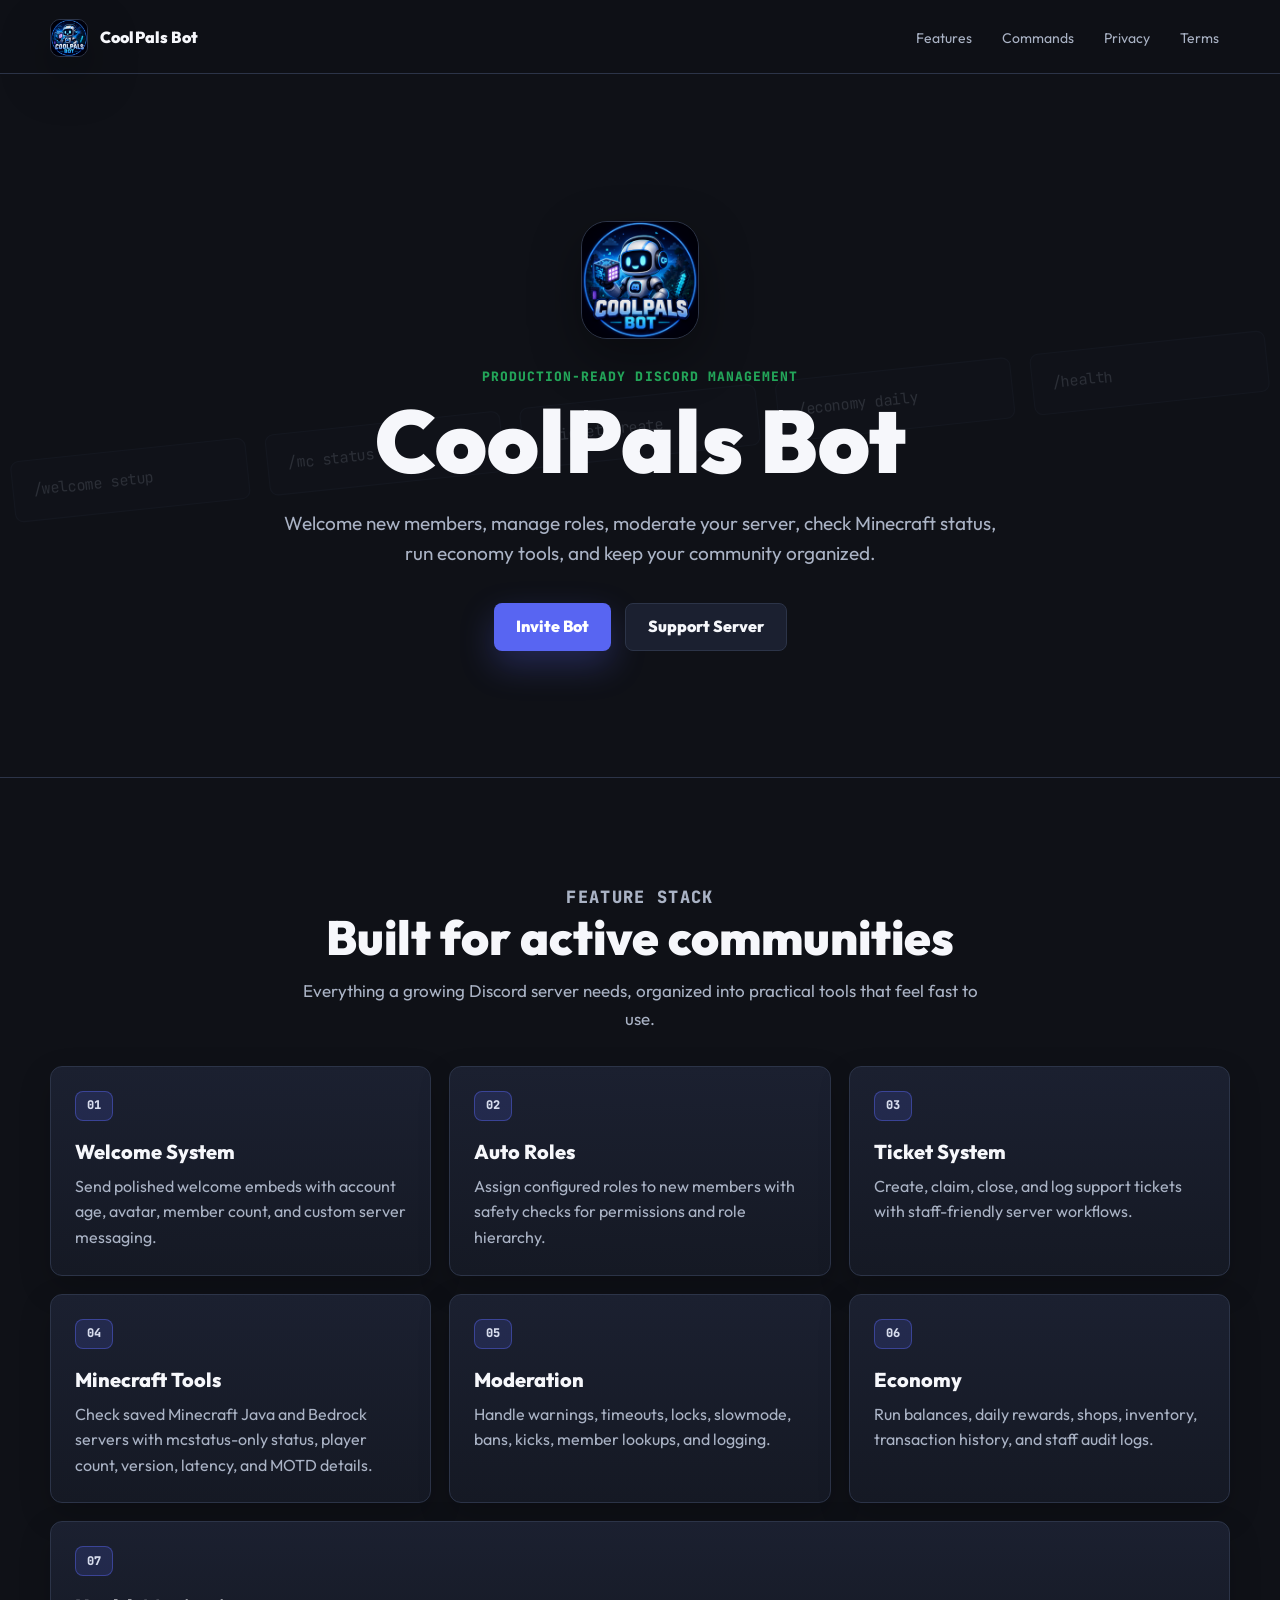
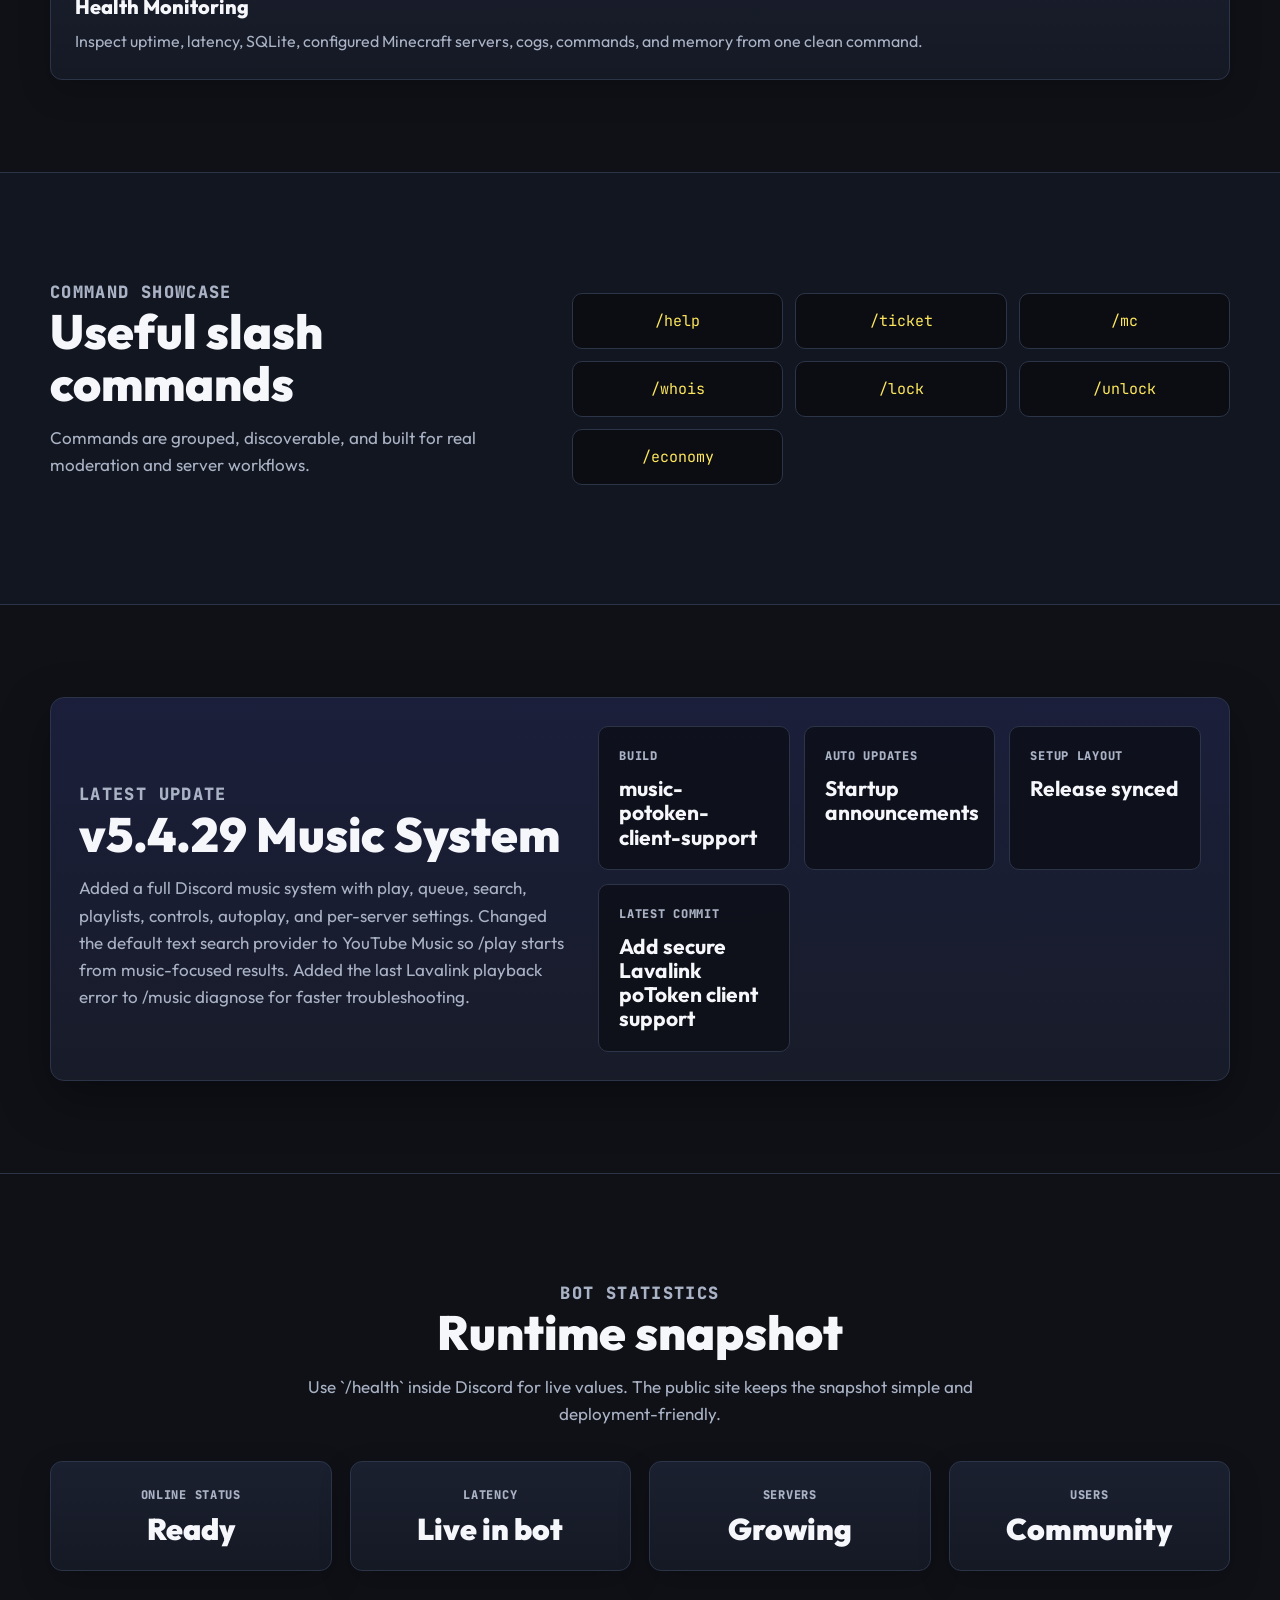
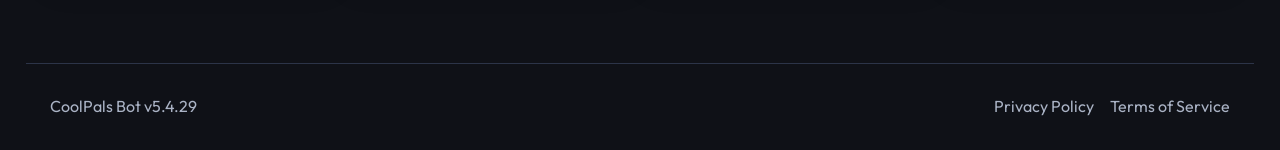
<file: index.html>
<!doctype html>
<html lang="en">
<head>
  <meta charset="utf-8">
  <meta name="viewport" content="width=device-width, initial-scale=1">
  <title>CoolPals Bot</title>
  <meta name="description" content="CoolPals Bot is a production Discord bot for welcome messages, auto roles, moderation, Minecraft tools, economy, and health monitoring.">
  <link rel="stylesheet" href="css/style.css">
</head>
<body>
  <header class="site-header">
    <a class="brand" href="index.html" aria-label="CoolPals Bot home">
      <img class="brand-avatar" src="assets/bot-avatar.png" alt="CoolPals Bot avatar">
      <span>CoolPals Bot</span>
    </a>
    <nav class="site-nav" aria-label="Main navigation">
      <a href="#features">Features</a>
      <a href="#commands">Commands</a>
      <a href="privacy.html">Privacy</a>
      <a href="terms.html">Terms</a>
    </nav>
  </header>

  <main>
    <section class="hero">
      <div class="hero-background" aria-hidden="true">
        <span>/welcome setup</span>
        <span>/mc status</span>
        <span>/ticket create</span>
        <span>/economy daily</span>
        <span>/health</span>
      </div>
      <div class="hero-content">
        <img class="bot-logo" src="assets/bot-avatar.png" alt="CoolPals Bot avatar">
        <p class="eyebrow">Production-ready Discord management</p>
        <h1>CoolPals Bot</h1>
        <p class="hero-copy">Welcome new members, manage roles, moderate your server, check Minecraft status, run economy tools, and keep your community organized.</p>
        <div class="hero-actions">
          <a class="button primary" href="https://discord.com/oauth2/authorize?client_id=1519142525582053468&permissions=1099914407126&scope=bot%20applications.commands">Invite Bot</a>
          <a class="button secondary" href="https://discord.gg/ycZ6UyHUmh">Support Server</a>
        </div>
      </div>
    </section>

    <section class="section" id="features">
      <div class="section-inner">
        <div class="section-heading centered">
          <p class="eyebrow">Feature stack</p>
          <h2>Built for active communities</h2>
          <p>Everything a growing Discord server needs, organized into practical tools that feel fast to use.</p>
        </div>
        <div class="feature-grid">
          <article class="feature-card">
            <span class="card-icon">01</span>
            <h3>Welcome System</h3>
            <p>Send polished welcome embeds with account age, avatar, member count, and custom server messaging.</p>
          </article>
          <article class="feature-card">
            <span class="card-icon">02</span>
            <h3>Auto Roles</h3>
            <p>Assign configured roles to new members with safety checks for permissions and role hierarchy.</p>
          </article>
          <article class="feature-card">
            <span class="card-icon">03</span>
            <h3>Ticket System</h3>
            <p>Create, claim, close, and log support tickets with staff-friendly server workflows.</p>
          </article>
          <article class="feature-card">
            <span class="card-icon">04</span>
            <h3>Minecraft Tools</h3>
            <p>Check saved Minecraft Java and Bedrock servers with mcstatus-only status, player count, version, latency, and MOTD details.</p>
          </article>
          <article class="feature-card">
            <span class="card-icon">05</span>
            <h3>Moderation</h3>
            <p>Handle warnings, timeouts, locks, slowmode, bans, kicks, member lookups, and logging.</p>
          </article>
          <article class="feature-card">
            <span class="card-icon">06</span>
            <h3>Economy</h3>
            <p>Run balances, daily rewards, shops, inventory, transaction history, and staff audit logs.</p>
          </article>
          <article class="feature-card feature-card-wide">
            <span class="card-icon">07</span>
            <h3>Health Monitoring</h3>
            <p>Inspect uptime, latency, SQLite, configured Minecraft servers, cogs, commands, and memory from one clean command.</p>
          </article>
        </div>
      </div>
    </section>

    <section class="section command-section" id="commands">
      <div class="section-inner split-section">
        <div class="section-heading">
          <p class="eyebrow">Command showcase</p>
          <h2>Useful slash commands</h2>
          <p>Commands are grouped, discoverable, and built for real moderation and server workflows.</p>
        </div>
        <div class="command-grid" aria-label="Command examples">
          <code>/help</code>
          <code>/ticket</code>
          <code>/mc</code>
          <code>/whois</code>
          <code>/lock</code>
          <code>/unlock</code>
          <code>/economy</code>
        </div>
      </div>
    </section>

    <section class="section update-section" id="updates">
      <div class="section-inner update-panel">
        <div class="section-heading">
          <p class="eyebrow">Latest update</p>
          <h2 data-release="title">v5.3.1 Community Suite</h2>
          <p data-release="summary">Reaction Roles now lives in the Information category, setup repair reuses the existing panel, and automatic update announcements stay available for configured Discord channels.</p>
        </div>
        <div class="update-grid" aria-label="Latest release details">
          <div class="update-card">
            <span class="stat-label">Build</span>
            <strong data-release-card="build">reaction-roles-information</strong>
          </div>
          <div class="update-card">
            <span class="stat-label">Auto updates</span>
            <strong data-release-card="autoUpdates">Startup announcements</strong>
          </div>
          <div class="update-card">
            <span class="stat-label">Setup layout</span>
            <strong data-release-card="setup">Information category</strong>
          </div>
          <div class="update-card">
            <span class="stat-label">Latest commit</span>
            <strong data-release-card="commit">Move reaction roles into information</strong>
          </div>
        </div>
      </div>
    </section>

    <section class="section stats-section">
      <div class="section-inner">
        <div class="section-heading centered">
          <p class="eyebrow">Bot statistics</p>
          <h2>Runtime snapshot</h2>
          <p>Use `/health` inside Discord for live values. The public site keeps the snapshot simple and deployment-friendly.</p>
        </div>
        <div class="stats-grid">
          <div class="stat-card">
            <span class="stat-label">Online Status</span>
            <strong data-stat="status">Ready</strong>
          </div>
          <div class="stat-card">
            <span class="stat-label">Latency</span>
            <strong data-stat="latency">Live in bot</strong>
          </div>
          <div class="stat-card">
            <span class="stat-label">Servers</span>
            <strong data-stat="servers">Growing</strong>
          </div>
          <div class="stat-card">
            <span class="stat-label">Users</span>
            <strong data-stat="users">Community</strong>
          </div>
        </div>
      </div>
    </section>
  </main>

  <footer class="site-footer">
    <span data-release="footer">CoolPals Bot v5.3.1</span>
    <nav aria-label="Footer navigation">
      <a href="privacy.html">Privacy Policy</a>
      <a href="terms.html">Terms of Service</a>
    </nav>
  </footer>

  <script src="js/main.js"></script>
</body>
</html>
</file>
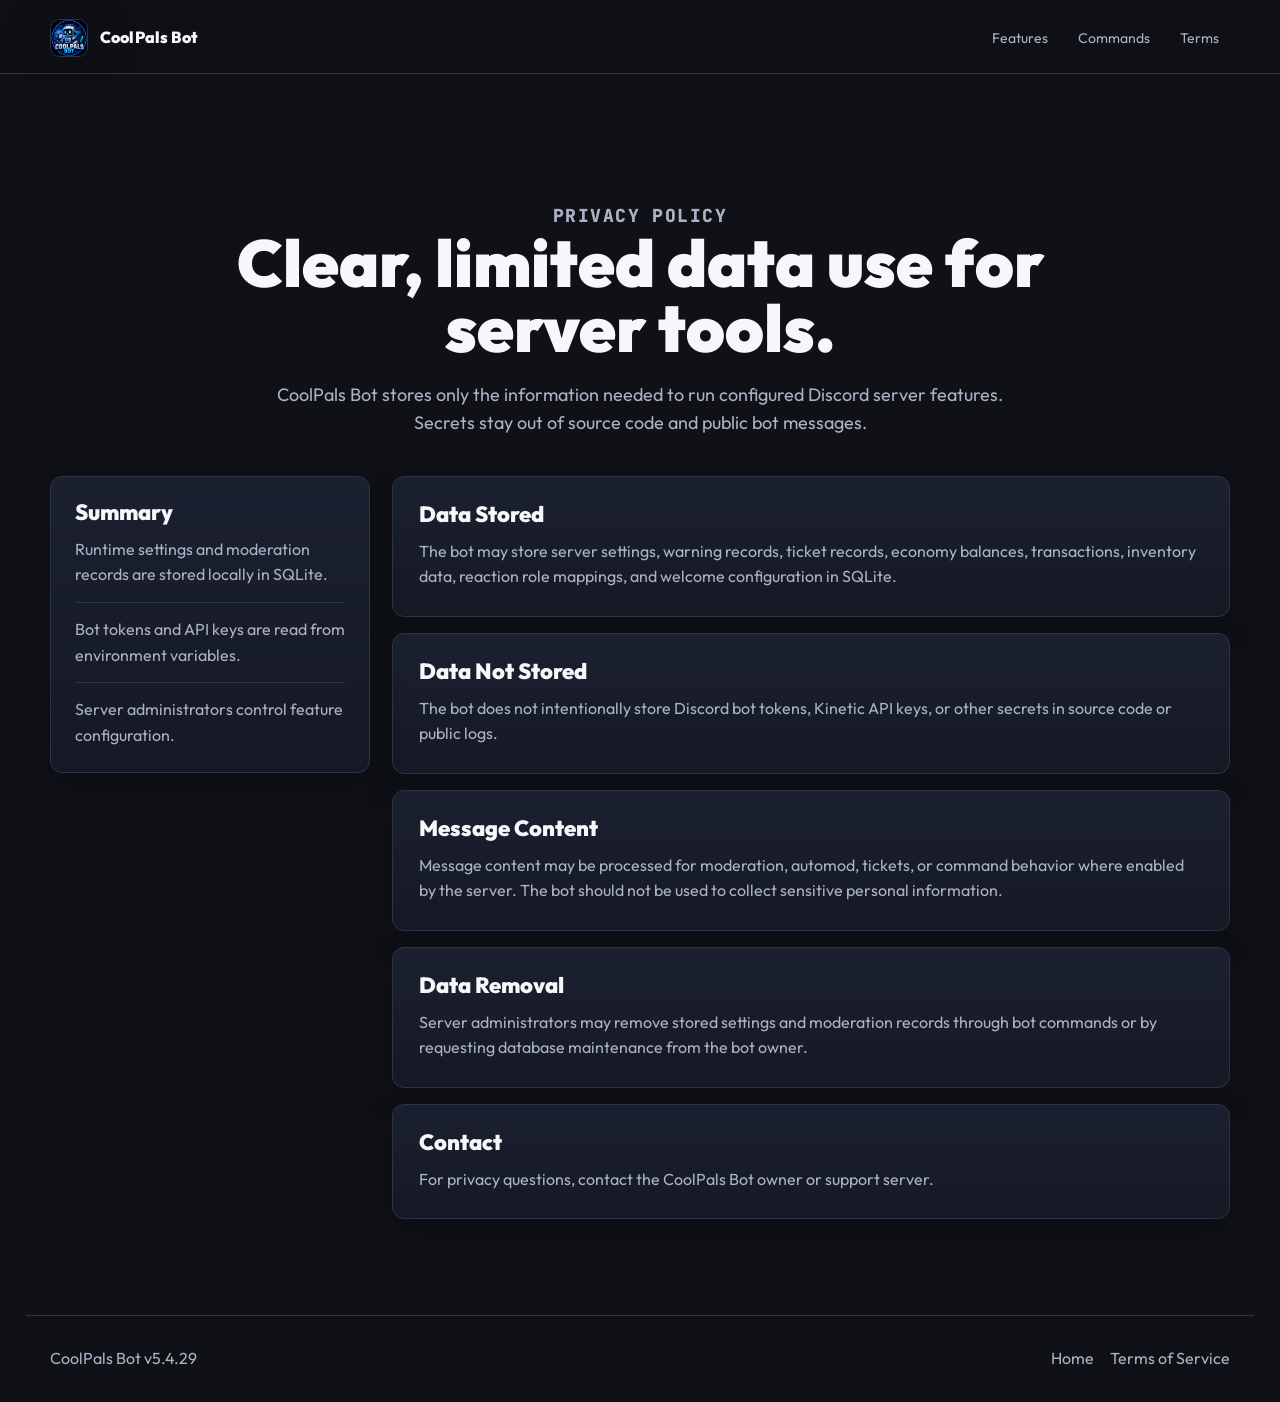
<file: privacy.html>
<!doctype html>
<html lang="en">
<head>
  <meta charset="utf-8">
  <meta name="viewport" content="width=device-width, initial-scale=1">
  <title>Privacy Policy - CoolPals Bot</title>
  <link rel="stylesheet" href="css/style.css">
</head>
<body>
  <header class="site-header">
    <a class="brand" href="index.html"><img class="brand-avatar" src="assets/bot-avatar.png" alt="CoolPals Bot avatar"><span>CoolPals Bot</span></a>
    <nav class="site-nav" aria-label="Main navigation">
      <a href="index.html#features">Features</a>
      <a href="index.html#commands">Commands</a>
      <a href="terms.html">Terms</a>
    </nav>
  </header>

  <main class="legal-page">
    <section class="legal-hero">
      <p class="eyebrow">Privacy Policy</p>
      <h1>Clear, limited data use for server tools.</h1>
      <p>CoolPals Bot stores only the information needed to run configured Discord server features. Secrets stay out of source code and public bot messages.</p>
    </section>

    <section class="legal-layout">
      <aside class="legal-summary" aria-label="Privacy summary">
        <h2>Summary</h2>
        <p>Runtime settings and moderation records are stored locally in SQLite.</p>
        <p>Bot tokens and API keys are read from environment variables.</p>
        <p>Server administrators control feature configuration.</p>
      </aside>

      <div class="legal-content">
        <article class="legal-card">
          <h2>Data Stored</h2>
          <p>The bot may store server settings, warning records, ticket records, economy balances, transactions, inventory data, reaction role mappings, and welcome configuration in SQLite.</p>
        </article>

        <article class="legal-card">
          <h2>Data Not Stored</h2>
          <p>The bot does not intentionally store Discord bot tokens, Kinetic API keys, or other secrets in source code or public logs.</p>
        </article>

        <article class="legal-card">
          <h2>Message Content</h2>
          <p>Message content may be processed for moderation, automod, tickets, or command behavior where enabled by the server. The bot should not be used to collect sensitive personal information.</p>
        </article>

        <article class="legal-card">
          <h2>Data Removal</h2>
          <p>Server administrators may remove stored settings and moderation records through bot commands or by requesting database maintenance from the bot owner.</p>
        </article>

        <article class="legal-card">
          <h2>Contact</h2>
          <p>For privacy questions, contact the CoolPals Bot owner or support server.</p>
        </article>
      </div>
    </section>
  </main>

  <footer class="site-footer">
    <span data-release="footer">CoolPals Bot v5.3.1</span>
    <nav aria-label="Footer navigation">
      <a href="index.html">Home</a>
      <a href="terms.html">Terms of Service</a>
    </nav>
  </footer>
  <script src="js/main.js"></script>
</body>
</html>
</file>
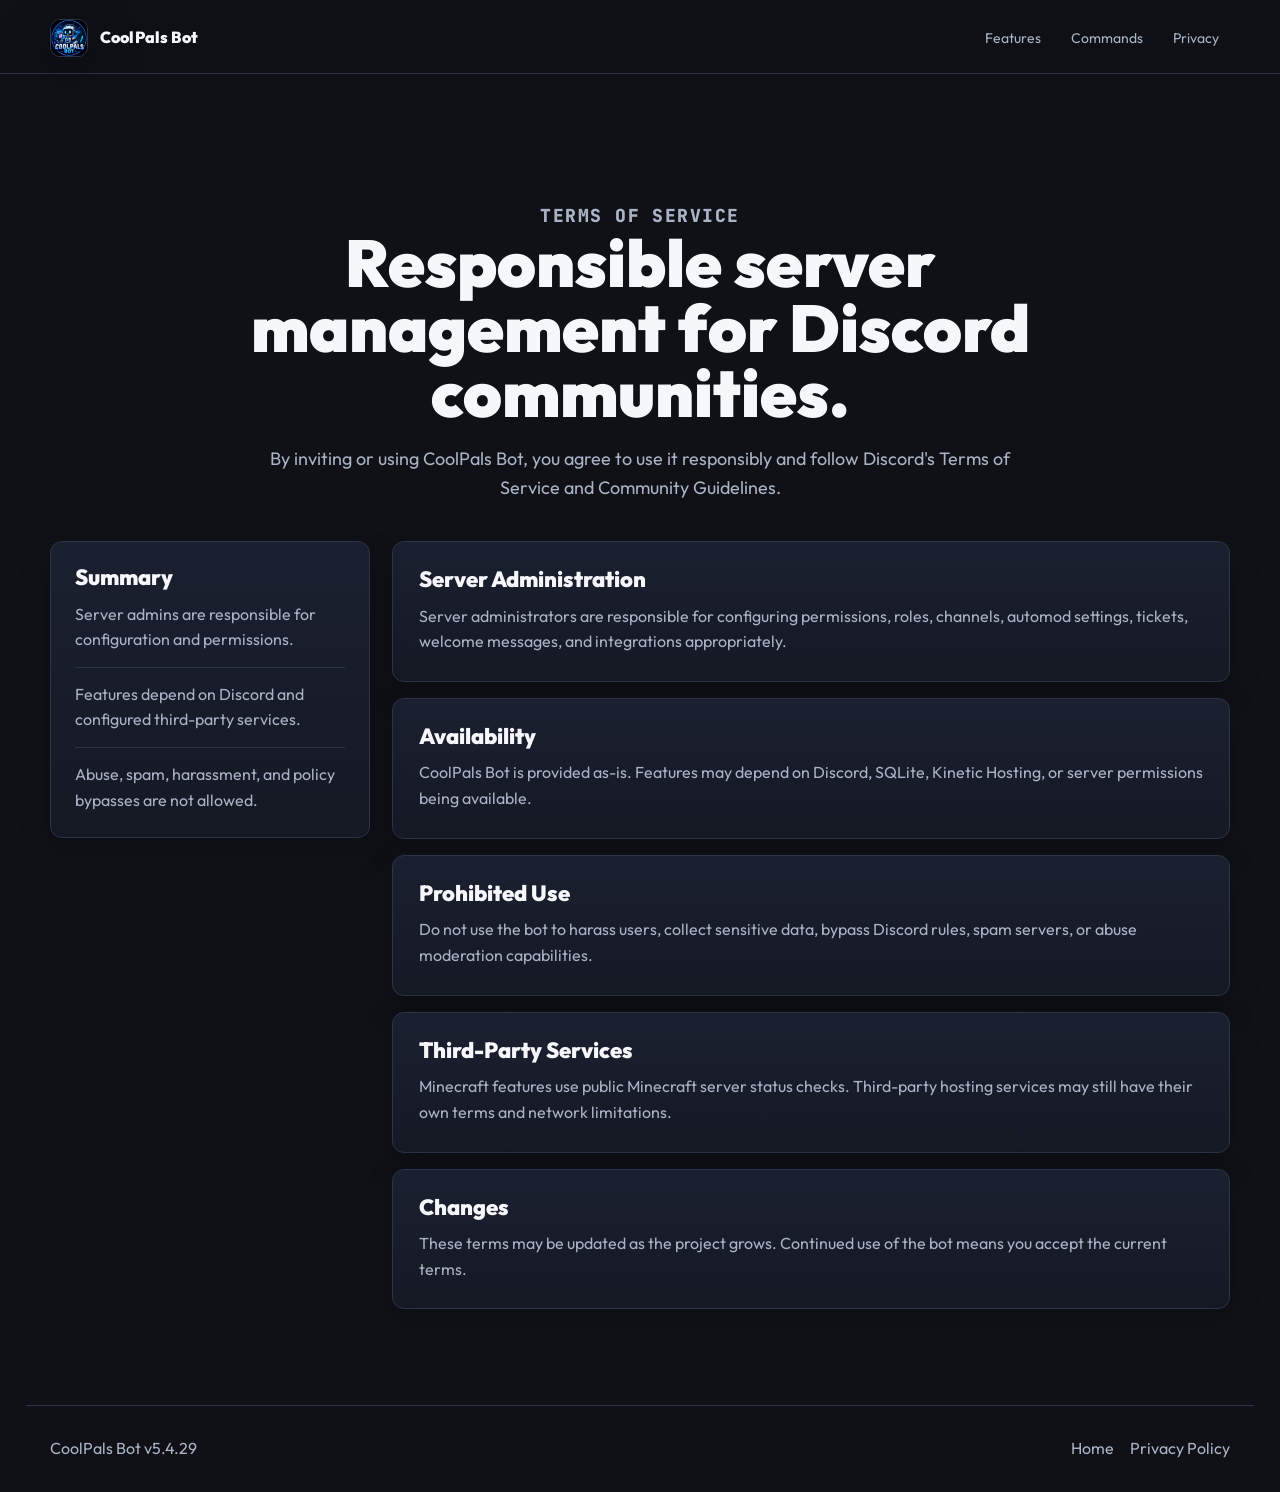
<file: terms.html>
<!doctype html>
<html lang="en">
<head>
  <meta charset="utf-8">
  <meta name="viewport" content="width=device-width, initial-scale=1">
  <title>Terms of Service - CoolPals Bot</title>
  <link rel="stylesheet" href="css/style.css">
</head>
<body>
  <header class="site-header">
    <a class="brand" href="index.html"><img class="brand-avatar" src="assets/bot-avatar.png" alt="CoolPals Bot avatar"><span>CoolPals Bot</span></a>
    <nav class="site-nav" aria-label="Main navigation">
      <a href="index.html#features">Features</a>
      <a href="index.html#commands">Commands</a>
      <a href="privacy.html">Privacy</a>
    </nav>
  </header>

  <main class="legal-page">
    <section class="legal-hero">
      <p class="eyebrow">Terms of Service</p>
      <h1>Responsible server management for Discord communities.</h1>
      <p>By inviting or using CoolPals Bot, you agree to use it responsibly and follow Discord's Terms of Service and Community Guidelines.</p>
    </section>

    <section class="legal-layout">
      <aside class="legal-summary" aria-label="Terms summary">
        <h2>Summary</h2>
        <p>Server admins are responsible for configuration and permissions.</p>
        <p>Features depend on Discord and configured third-party services.</p>
        <p>Abuse, spam, harassment, and policy bypasses are not allowed.</p>
      </aside>

      <div class="legal-content">
        <article class="legal-card">
          <h2>Server Administration</h2>
          <p>Server administrators are responsible for configuring permissions, roles, channels, automod settings, tickets, welcome messages, and integrations appropriately.</p>
        </article>

        <article class="legal-card">
          <h2>Availability</h2>
          <p>CoolPals Bot is provided as-is. Features may depend on Discord, SQLite, Kinetic Hosting, or server permissions being available.</p>
        </article>

        <article class="legal-card">
          <h2>Prohibited Use</h2>
          <p>Do not use the bot to harass users, collect sensitive data, bypass Discord rules, spam servers, or abuse moderation capabilities.</p>
        </article>

        <article class="legal-card">
          <h2>Third-Party Services</h2>
          <p>Minecraft features use public Minecraft server status checks. Third-party hosting services may still have their own terms and network limitations.</p>
        </article>

        <article class="legal-card">
          <h2>Changes</h2>
          <p>These terms may be updated as the project grows. Continued use of the bot means you accept the current terms.</p>
        </article>
      </div>
    </section>
  </main>

  <footer class="site-footer">
    <span data-release="footer">CoolPals Bot v5.3.1</span>
    <nav aria-label="Footer navigation">
      <a href="index.html">Home</a>
      <a href="privacy.html">Privacy Policy</a>
    </nav>
  </footer>
  <script src="js/main.js"></script>
</body>
</html>
</file>
<file: css/style.css>
@import url("https://fonts.googleapis.com/css2?family=JetBrains+Mono:wght@500;700&family=Outfit:wght@400;500;600;700;800;900&display=swap");

:root {
  --bg: #0f1117;
  --surface: #151924;
  --surface-2: #1b2030;
  --surface-3: #23293a;
  --text: #f6f7fb;
  --muted: #aab3c5;
  --soft: #d7dced;
  --line: #2c3448;
  --accent: #5865f2;
  --accent-2: #23a559;
  --warning: #fee75c;
  --shadow: 0 18px 50px rgba(0, 0, 0, 0.34);
  --container: 1180px;
  --font-body: "Outfit", ui-sans-serif, system-ui, -apple-system, BlinkMacSystemFont, "Segoe UI", sans-serif;
  --font-display: "Outfit", ui-sans-serif, system-ui, -apple-system, BlinkMacSystemFont, "Segoe UI", sans-serif;
  --font-mono: "JetBrains Mono", "SFMono-Regular", Consolas, "Liberation Mono", monospace;
}

* {
  box-sizing: border-box;
}

html {
  scroll-behavior: smooth;
}

body {
  margin: 0;
  background: var(--bg);
  color: var(--text);
  font-family: var(--font-body);
  line-height: 1.6;
  text-rendering: optimizeLegibility;
}

a {
  color: inherit;
  text-decoration: none;
}

.site-header {
  position: sticky;
  top: 0;
  z-index: 10;
  display: flex;
  align-items: center;
  justify-content: space-between;
  gap: 24px;
  max-width: calc(var(--container) + 48px);
  margin: 0 auto;
  padding: 18px 24px;
}

.site-header::before {
  content: "";
  position: fixed;
  inset: 0 0 auto;
  height: 73px;
  z-index: -1;
  background: rgba(15, 17, 23, 0.9);
  border-bottom: 1px solid var(--line);
  backdrop-filter: blur(14px);
}

.brand {
  display: inline-flex;
  align-items: center;
  gap: 12px;
  font-family: var(--font-display);
  font-weight: 850;
  letter-spacing: 0.01em;
}

.brand-avatar,
.bot-logo {
  display: block;
  object-fit: cover;
  background: var(--surface-3);
  border: 1px solid var(--line);
  box-shadow: var(--shadow);
}

.brand-avatar {
  width: 38px;
  height: 38px;
  border-radius: 10px;
}

.site-nav {
  display: flex;
  align-items: center;
  gap: 8px;
  color: var(--muted);
  font-size: 14px;
}

.site-nav a {
  padding: 9px 11px;
  border-radius: 8px;
  transition: color 160ms ease, background 160ms ease, transform 160ms ease;
}

.site-nav a:hover {
  color: var(--text);
  background: rgba(88, 101, 242, 0.13);
  transform: translateY(-1px);
}

.hero {
  position: relative;
  min-height: 78vh;
  display: grid;
  place-items: center;
  overflow: hidden;
  padding: 96px 24px 78px;
  border-bottom: 1px solid var(--line);
}

.hero-background {
  position: absolute;
  inset: 0;
  display: grid;
  grid-template-columns: repeat(5, minmax(180px, 1fr));
  align-content: center;
  gap: 18px;
  padding: 56px;
  opacity: 0.18;
  transform: rotate(-6deg) scale(1.08);
}

.hero-background span {
  display: block;
  padding: 16px 18px;
  border: 1px solid var(--line);
  background: var(--surface);
  color: var(--muted);
  border-radius: 8px;
  font-family: var(--font-mono);
  font-size: 14px;
  white-space: nowrap;
}

.hero-content {
  position: relative;
  z-index: 1;
  width: min(100%, 900px);
  margin: 0 auto;
  text-align: center;
}

.bot-logo {
  width: 118px;
  height: 118px;
  margin: 0 auto 28px;
  border-radius: 26px;
}

.eyebrow {
  margin: 0 0 10px;
  color: var(--accent-2);
  font-family: var(--font-mono);
  font-size: 13px;
  font-weight: 850;
  text-transform: uppercase;
  letter-spacing: 0.08em;
}

h1,
h2,
h3,
p {
  overflow-wrap: anywhere;
}

h1 {
  margin: 0;
  font-family: var(--font-display);
  font-size: clamp(48px, 7vw, 88px);
  font-weight: 900;
  line-height: 0.98;
  letter-spacing: 0;
}

h2 {
  margin: 0;
  font-family: var(--font-display);
  font-size: clamp(30px, 4vw, 48px);
  font-weight: 850;
  line-height: 1.08;
  letter-spacing: 0;
}

h3 {
  margin: 0 0 10px;
  font-family: var(--font-display);
  font-size: 20px;
  font-weight: 800;
  line-height: 1.25;
}

.hero-copy,
.section-heading p,
.legal-hero p,
.legal-content p,
.legal-summary p {
  color: var(--muted);
}

.hero-copy {
  max-width: 740px;
  margin: 24px auto 0;
  font-size: 19px;
}

.hero-actions {
  display: flex;
  justify-content: center;
  gap: 14px;
  flex-wrap: wrap;
  margin-top: 34px;
}

.button {
  display: inline-flex;
  align-items: center;
  justify-content: center;
  min-height: 48px;
  padding: 0 22px;
  border-radius: 8px;
  font-family: var(--font-display);
  font-weight: 850;
  transition: transform 160ms ease, box-shadow 160ms ease, border-color 160ms ease, background 160ms ease;
}

.button:hover {
  transform: translateY(-2px);
}

.button.primary {
  background: var(--accent);
  color: white;
  box-shadow: 0 14px 34px rgba(88, 101, 242, 0.28);
}

.button.primary:hover {
  box-shadow: 0 18px 42px rgba(88, 101, 242, 0.38);
}

.button.secondary {
  background: var(--surface-2);
  color: var(--text);
  border: 1px solid var(--line);
}

.button.secondary:hover {
  border-color: rgba(88, 101, 242, 0.65);
}

.section {
  padding: 92px 24px;
}

.section-inner {
  width: min(100%, var(--container));
  margin: 0 auto;
}

.section-heading {
  max-width: 680px;
  margin-bottom: 34px;
}

.section-heading.centered {
  margin-right: auto;
  margin-left: auto;
  text-align: center;
}

.section-heading p {
  margin: 14px 0 0;
  font-size: 17px;
}

.feature-grid,
.stats-grid {
  display: grid;
  gap: 18px;
}

.feature-grid {
  grid-template-columns: repeat(3, minmax(0, 1fr));
}

.stats-grid {
  grid-template-columns: repeat(4, minmax(0, 1fr));
}

.feature-card,
.stat-card,
.legal-card,
.legal-summary {
  background: linear-gradient(180deg, var(--surface-2), var(--surface));
  border: 1px solid var(--line);
  border-radius: 12px;
  box-shadow: 0 12px 32px rgba(0, 0, 0, 0.18);
}

.feature-card,
.stat-card {
  padding: 24px;
  transition: transform 170ms ease, border-color 170ms ease, background 170ms ease, box-shadow 170ms ease;
}

.feature-card:hover,
.stat-card:hover,
.legal-card:hover {
  transform: translateY(-4px);
  border-color: rgba(88, 101, 242, 0.62);
  box-shadow: 0 20px 46px rgba(0, 0, 0, 0.28);
}

.feature-card p {
  margin: 0;
  color: var(--muted);
}

.feature-card-wide {
  grid-column: span 3;
}

.card-icon {
  display: inline-flex;
  align-items: center;
  justify-content: center;
  width: 38px;
  height: 30px;
  margin-bottom: 18px;
  border: 1px solid rgba(88, 101, 242, 0.45);
  border-radius: 8px;
  background: rgba(88, 101, 242, 0.16);
  color: var(--soft);
  font-family: var(--font-mono);
  font-size: 12px;
  font-weight: 850;
}

.command-section {
  background: #121620;
  border-top: 1px solid var(--line);
  border-bottom: 1px solid var(--line);
}

.update-section {
  border-bottom: 1px solid var(--line);
}

.update-panel {
  display: grid;
  grid-template-columns: minmax(280px, 0.9fr) minmax(0, 1.1fr);
  gap: 26px;
  align-items: center;
  padding: 28px;
  background: linear-gradient(180deg, rgba(88, 101, 242, 0.16), rgba(27, 32, 48, 0.72));
  border: 1px solid var(--line);
  border-radius: 14px;
  box-shadow: var(--shadow);
}

.update-panel .section-heading {
  margin-bottom: 0;
}

.update-grid {
  display: grid;
  grid-template-columns: repeat(auto-fit, minmax(170px, 1fr));
  gap: 14px;
}

.update-card {
  min-height: 118px;
  padding: 20px;
  background: rgba(11, 13, 19, 0.72);
  border: 1px solid var(--line);
  border-radius: 10px;
  transition: transform 170ms ease, border-color 170ms ease, background 170ms ease;
}

.update-card:hover {
  transform: translateY(-3px);
  border-color: rgba(35, 165, 89, 0.56);
  background: rgba(15, 17, 23, 0.92);
}

.update-card strong {
  display: block;
  margin-top: 10px;
  font-family: var(--font-display);
  font-size: 21px;
  line-height: 1.15;
}

.split-section {
  display: grid;
  grid-template-columns: minmax(280px, 0.85fr) minmax(0, 1.15fr);
  gap: 36px;
  align-items: center;
}

.command-grid {
  display: grid;
  grid-template-columns: repeat(3, minmax(0, 1fr));
  gap: 12px;
}

.command-grid code {
  display: block;
  min-height: 54px;
  padding: 15px 14px;
  background: #0b0d13;
  border: 1px solid var(--line);
  border-radius: 10px;
  color: var(--warning);
  font-family: var(--font-mono);
  text-align: center;
  font-size: 15px;
  transition: transform 160ms ease, border-color 160ms ease, background 160ms ease;
}

.command-grid code:hover {
  transform: translateY(-3px);
  border-color: rgba(254, 231, 92, 0.5);
  background: #111520;
}

.stat-card {
  text-align: center;
}

.stat-label {
  display: block;
  color: var(--muted);
  font-family: var(--font-mono);
  font-size: 12px;
  font-weight: 800;
  text-transform: uppercase;
  letter-spacing: 0.06em;
}

.stat-card strong {
  display: block;
  margin-top: 8px;
  font-family: var(--font-display);
  font-size: clamp(22px, 3vw, 30px);
  font-weight: 900;
  line-height: 1.1;
}

.site-footer {
  display: flex;
  align-items: center;
  justify-content: space-between;
  gap: 18px;
  width: min(100%, calc(var(--container) + 48px));
  margin: 0 auto;
  padding: 30px 24px;
  color: var(--muted);
  border-top: 1px solid var(--line);
}

.site-footer nav {
  display: flex;
  gap: 16px;
}

.site-footer a {
  transition: color 160ms ease;
}

.site-footer a:hover {
  color: var(--text);
}

.legal-page {
  padding: 72px 24px 96px;
}

.legal-hero,
.legal-layout {
  width: min(100%, var(--container));
  margin: 0 auto;
}

.legal-hero {
  padding: 34px 0 38px;
  text-align: center;
}

.legal-hero h1 {
  max-width: 880px;
  margin: 0 auto;
  font-size: clamp(38px, 5.5vw, 66px);
}

.legal-hero p {
  max-width: 780px;
  margin: 20px auto 0;
  font-size: 18px;
}

.legal-layout {
  display: grid;
  grid-template-columns: 320px minmax(0, 1fr);
  gap: 22px;
  align-items: start;
}

.legal-summary {
  position: sticky;
  top: 96px;
  padding: 24px;
}

.legal-summary h2,
.legal-card h2 {
  margin: 0 0 12px;
  font-size: 22px;
}

.legal-summary p,
.legal-card p {
  margin: 0;
}

.legal-summary p + p {
  margin-top: 14px;
  padding-top: 14px;
  border-top: 1px solid var(--line);
}

.legal-content {
  display: grid;
  gap: 16px;
}

.legal-card {
  padding: 26px;
  transition: transform 170ms ease, border-color 170ms ease, box-shadow 170ms ease;
}

@media (max-width: 1080px) {
  .feature-grid {
    grid-template-columns: repeat(2, minmax(0, 1fr));
  }

  .feature-card-wide {
    grid-column: span 2;
  }

  .stats-grid {
    grid-template-columns: repeat(2, minmax(0, 1fr));
  }
}

@media (max-width: 920px) {
  .split-section,
  .legal-layout,
  .update-panel {
    grid-template-columns: 1fr;
  }

  .legal-summary {
    position: static;
  }

  .command-grid {
    grid-template-columns: repeat(2, minmax(0, 1fr));
  }

  .hero-background {
    grid-template-columns: repeat(2, minmax(180px, 1fr));
  }
}

@media (max-width: 640px) {
  .site-header,
  .site-footer {
    align-items: flex-start;
    flex-direction: column;
  }

  .site-nav,
  .site-footer nav {
    flex-wrap: wrap;
  }

  .hero {
    min-height: 82vh;
    padding-top: 72px;
  }

  .bot-logo {
    width: 88px;
    height: 88px;
    border-radius: 18px;
  }

  .hero-copy,
  .legal-hero p {
    font-size: 17px;
  }

  .section {
    padding: 68px 18px;
  }

  .feature-grid,
  .stats-grid,
  .update-grid,
  .command-grid {
    grid-template-columns: 1fr;
  }

  .feature-card-wide {
    grid-column: span 1;
  }

  .legal-page {
    padding: 52px 18px 70px;
  }
}
</file>
